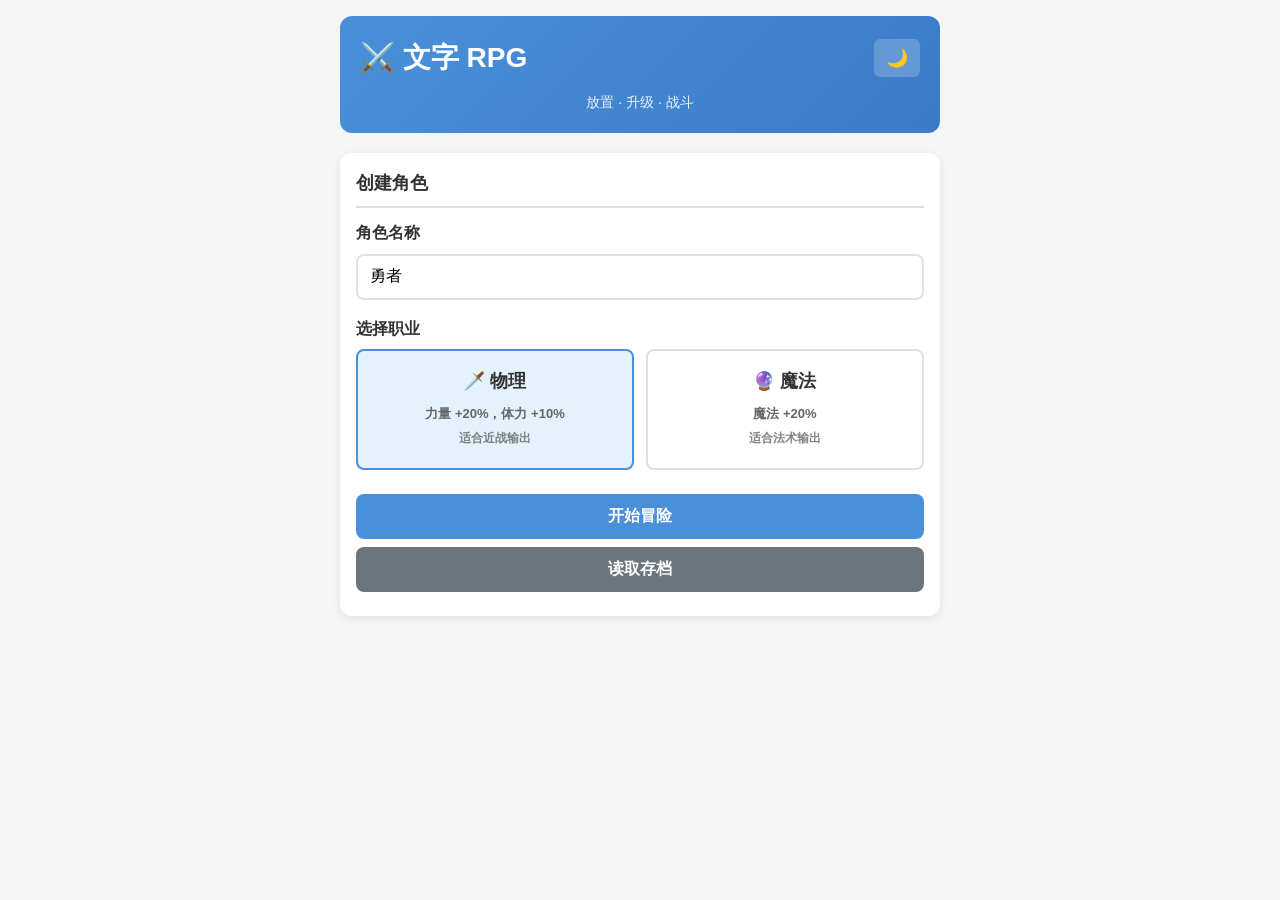
<file: index.html>
<!DOCTYPE html>
<html lang="zh-CN">
<head>
    <meta charset="UTF-8">
    <meta name="viewport" content="width=device-width, initial-scale=1.0">
    <title>文字 RPG - 放置冒险</title>
    <link rel="stylesheet" href="styles.css">
    <script src="game.js?v=2" defer></script>
    <script src="ui.js?v=2" defer></script>
</head>
<body>
    <div class="container">
        <!-- 头部 -->
        <header class="header">
            <div style="display: flex; justify-content: space-between; align-items: center; margin-bottom: 10px;">
                <h1 style="margin: 0;">⚔️ 文字 RPG</h1>
                <button id="btnToggleTheme" onclick="onToggleTheme()" style="background: rgba(255,255,255,0.2); border: none; color: white; padding: 8px 12px; border-radius: 6px; cursor: pointer; font-size: 18px;" title="切换主题">🌙</button>
            </div>
            <p class="subtitle">放置 · 升级 · 战斗</p>
        </header>

        <!-- 新游戏界面（初始显示） -->
        <div id="newGameScreen" class="screen">
            <div class="card">
                <h2>创建角色</h2>
                <div class="form-group">
                    <label>角色名称</label>
                    <input type="text" id="playerName" placeholder="输入你的名字" value="勇者">
                </div>
                <div class="form-group">
                    <label>选择职业</label>
                    <div class="class-selector">
                        <label class="class-option">
                            <input type="radio" name="classType" value="physical" checked>
                            <div class="class-card">
                                <h3>🗡️ 物理</h3>
                                <p>力量 +20%，体力 +10%</p>
                                <p class="hint">适合近战输出</p>
                            </div>
                        </label>
                        <label class="class-option">
                            <input type="radio" name="classType" value="magical">
                            <div class="class-card">
                                <h3>🔮 魔法</h3>
                                <p>魔法 +20%</p>
                                <p class="hint">适合法术输出</p>
                            </div>
                        </label>
                    </div>
                </div>
                <button id="btnNewGame" class="btn btn-primary btn-block" onclick="onNewGame()">开始冒险</button>
                <button id="btnLoadGame" class="btn btn-secondary btn-block" onclick="onLoadGame()">读取存档</button>
            </div>
        </div>

        <!-- 主游戏界面 -->
        <div id="gameScreen" class="screen hidden">
            <!-- 角色信息 -->
            <div class="card character-card">
                <div class="character-header">
                    <h2 id="playerNameDisplay">勇者</h2>
                    <span id="playerClass" class="class-badge">物理</span>
                </div>
                <div class="level-info">
                    <span class="level">Lv.<span id="playerLevel">1</span></span>
                    <div class="exp-bar">
                        <div id="expBar" class="exp-fill" style="width: 0%"></div>
                    </div>
                    <span class="exp-text"><span id="playerExp">0</span> / <span id="playerExpNext">100</span> EXP</span>
                </div>
                <!-- 金币和药品 -->
                <!-- 血量条 -->
                <div style="margin: 12px 0; padding: 8px; background: var(--hp-bg); border-radius: 8px;">
                    <div style="display: flex; justify-content: space-between; margin-bottom: 4px;">
                        <span style="color: var(--danger-color); font-weight: 600;">❤️ 血量</span>
                        <span id="statHpDisplay" style="color: var(--text-color);">100/100</span>
                    </div>
                    <div class="exp-bar" style="background: rgba(220, 53, 69, 0.2);">
                        <div id="hpBar" class="exp-fill" style="width: 100%; background: var(--danger-color);"></div>
                    </div>
                </div>
                <!-- 死亡状态 -->
                <div id="deathStatus" class="hidden" style="margin: 12px 0; padding: 12px; background: rgba(220, 53, 69, 0.3); border-radius: 8px; border: 2px solid var(--danger-color);">
                    <div style="text-align: center;">
                        <span style="font-size: 24px; color: var(--danger-color);">💀 你已死亡</span>
                        <div id="reviveTimer" style="margin-top: 8px; color: var(--text-muted);">复活倒计时: 60秒</div>
                        <button id="btnRevive" class="btn btn-primary" onclick="onRevive()" style="margin-top: 12px;" disabled>🔄 复活</button>
                    </div>
                </div>
                <!-- 金币和药品 -->
                <div class="gold-potions-display">
                    <span class="gold-display">💰 金币: <span id="playerGold">0</span></span>
                    <span class="potions-display">🧪 药品: <span id="playerPotions">小(0) 中(0) 大(0)</span></span>
                </div>
            </div>

            <!-- 属性面板 -->
            <div class="card">
                <div class="card-header">
                    <h3>📊 属性</h3>
                    <button class="card-collapse-btn" onclick="onToggleCard(this)">▼</button>
                </div>
                <div class="card-content">
                <div class="stats-grid">
                    <div class="stat-row">
                        <span class="stat-name">💪 力量</span>
                        <span class="stat-value" id="statStrength">5</span>
                    </div>
                    <div class="stat-row">
                        <span class="stat-name">🔮 魔法</span>
                        <span class="stat-value" id="statMagic">5</span>
                    </div>
                    <div class="stat-row">
                        <span class="stat-name">🏃 体力</span>
                        <span class="stat-value" id="statStamina">10</span>
                    </div>
                    <div class="stat-row">
                        <span class="stat-name">🛡️ 防御</span>
                        <span class="stat-value" id="statDefense">5</span>
                    </div>
                    <div class="stat-row highlight">
                        <span class="stat-name">❤️ 血量</span>
                        <span class="stat-value" id="statHp">100/100</span>
                    </div>
                    <div class="stat-row">
                        <span class="stat-name">💚 回血</span>
                        <span class="stat-value" id="statRegen">1/s</span>
                    </div>
                    <div class="stat-row highlight">
                        <span class="stat-name">⚔️ 攻击</span>
                        <span class="stat-value" id="statAttack">15</span>
                    </div>
                </div>
                
                <!-- 加点区域 -->
                <div class="points-section">
                    <div class="unused-points">
                        可用属性点：<span id="unusedPoints" class="points-count">0</span>
                    </div>
                    <div class="add-points-grid">
                        <button class="btn-add-point" onclick="onAddPointClick('strength')">力量 +</button>
                        <button class="btn-add-point" onclick="onAddPointClick('magic')">魔法 +</button>
                        <button class="btn-add-point" onclick="onAddPointClick('stamina')">体力 +</button>
                        <button class="btn-add-point" onclick="onAddPointClick('defense')">防御 +</button>
                    </div>
                    <div class="add-points-actions hidden" id="addPointsActions">
                        <input type="number" id="addPointsInput" min="1" max="10" value="1">
                        <button id="btnConfirmAdd" class="btn btn-primary" onclick="onConfirmAddPoints()">确认</button>
                        <button id="btnCancelAdd" class="btn btn-secondary" onclick="onCancelAddPoints()">取消</button>
                    </div>
                </div>
                </div>
            </div>

            <!-- 战斗状态 -->
            <div class="card battle-status">
                <div class="card-header">
                    <h3>⚔️ 战斗状态</h3>
                    <button class="card-collapse-btn" onclick="onToggleCard(this)">▼</button>
                </div>
                <div class="card-content">
                <div id="battleInfo" class="battle-info">
                    <div class="cooldown-info">
                        <span>下次战斗冷却：</span>
                        <span id="cooldownTimer" class="cooldown-timer">0s</span>
                    </div>
                    <div class="battle-stats">
                        <span>总战斗：<span id="totalBattles">0</span></span>
                        <span>胜率：<span id="winRate">0%</span></span>
                    </div>
                </div>
                
                <!-- 敌人信息（战斗中显示） -->
                <div id="enemyInfo" class="enemy-info hidden">
                    <h4 id="enemyName">敌人名称</h4>
                    <div class="enemy-stats">
                        <span>Lv.<span id="enemyLevel">1</span></span>
                        <span id="enemyHp">100/100 HP</span>
                    </div>
                    <div class="enemy-hp-bar">
                        <div id="enemyHpBar" class="enemy-hp-fill" style="width: 100%"></div>
                    </div>
                </div>
                
                <!-- 战斗按钮 -->
                <div class="battle-actions">
                    <button id="btnStartBattle" class="btn btn-primary btn-block" onclick="onStartBattle()">🔍 寻找敌人</button>
                    <button id="btnBattleRound" class="btn btn-danger btn-block hidden" onclick="onBattleRound()">⚔️ 攻击</button>
                </div>
                </div>
            </div>

            <!-- 战斗日志 -->
            <div class="card">
                <div class="card-header">
                    <h3>📜 战斗日志</h3>
                    <button class="card-collapse-btn" onclick="onToggleCard(this)">▼</button>
                </div>
                <div class="card-content">
                <div id="battleLog" class="battle-log">
                    <div class="log-entry system">等待开始冒险...</div>
                </div>
                </div>
            </div>

            <!-- 系统操作 -->
            <div class="card">
                <div class="card-header">
                    <h3>⚙️ 系统</h3>
                    <button class="card-collapse-btn" onclick="onToggleCard(this)">▼</button>
                </div>
                <div class="card-content">
                <div class="system-actions">
                    <button id="btnSave" class="btn btn-success" onclick="onSaveGame()">💾 保存进度</button>
                    <button id="btnOpenShop" class="btn btn-warning" onclick="onOpenShop()">🏪 商店</button>
                    <button id="btnUsePotion" class="btn btn-primary" onclick="onOpenPotionPanel()">🧪 使用药品</button>
                    <button id="btnExport" class="btn btn-secondary" onclick="onExportData()">📤 导出数据</button>
                    <button id="btnImport" class="btn btn-secondary" onclick="document.getElementById('importFile').click()">📥 导入数据</button>
                    <button id="btnReset" class="btn btn-danger" onclick="onResetGame()">🔄 重置游戏</button>
                </div>
                
                <!-- 自动刷怪 -->
                <div class="auto-farm-section" style="margin-top: 15px; padding-top: 15px; border-top: 1px solid #3a3a3a;">
                    <h4 style="margin-bottom: 10px; color: #f0ad4e;">🔄 自动刷怪</h4>
                    <div style="display: flex; gap: 10px; align-items: center; flex-wrap: wrap;">
                        <label style="font-size: 14px;">间隔时间（秒）：</label>
                        <input type="number" id="autoFarmInterval" value="10" min="5" max="60" style="width: 70px; padding: 5px; border-radius: 4px; border: 1px solid #444; background: #222; color: #fff;">
                        <button id="btnStartAutoFarm" class="btn btn-warning" onclick="onStartAutoFarm()">▶️ 开始刷怪</button>
                        <button id="btnStopAutoFarm" class="btn btn-danger hidden" onclick="onStopAutoFarm()">⏹️ 停止刷怪</button>
                    </div>
                    <div id="autoFarmStatus" style="margin-top: 8px; font-size: 13px; color: #888;"></div>
                </div>
                
                <!-- 自动战斗开关 -->
                <div class="auto-battle-section" style="margin-top: 15px; padding-top: 15px; border-top: 1px solid #3a3a3a;">
                    <h4 style="margin-bottom: 10px; color: #17a2b8;">⚡ 自动战斗</h4>
                    <div style="display: flex; align-items: center; justify-content: space-between;">
                        <span style="font-size: 14px; color: #aaa;">开启后每次战斗自动打完</span>
                        <label style="position: relative; display: inline-block; width: 50px; height: 26px; cursor: pointer;">
                            <input type="checkbox" id="autoBattleToggle" style="opacity: 0; width: 0; height: 0;">
                            <span id="autoBattleSlider" onclick="onToggleAutoBattle()" style="position: absolute; cursor: pointer; top: 0; left: 0; right: 0; bottom: 0; background-color: #444; transition: .3s; border-radius: 26px;">
                                <span style="position: absolute; content: ''; height: 20px; width: 20px; left: 3px; bottom: 3px; background-color: white; transition: .3s; border-radius: 50%;"></span>
                            </span>
                        </label>
                    </div>
                    <div id="autoBattleStatus" style="margin-top: 8px; font-size: 13px; color: #888;"></div>
                </div>
                
                <div class="save-status" id="saveStatus"></div>
                </div>
            </div>
        </div>

        <!-- 隐藏的文件输入（用于导入） -->
        <input type="file" id="importFile" accept=".json" class="hidden">
        
        <!-- 商店面板 -->
        <div id="shopPanel" class="shop-panel hidden">
            <div class="shop-header">
                <h3>🏪 商店</h3>
                <button class="shop-close-btn" onclick="onCloseShop()">✕</button>
            </div>
            <div class="shop-item">
                <div class="shop-item-info">
                    <div class="shop-item-name">🧪 小血瓶</div>
                    <div class="shop-item-desc">恢复 30% 血量</div>
                </div>
                <span class="shop-item-price">💰 20</span>
                <button class="shop-buy-btn" onclick="onBuyPotion('small')">购买</button>
            </div>
            <div class="shop-item">
                <div class="shop-item-info">
                    <div class="shop-item-name">🧪 中血瓶</div>
                    <div class="shop-item-desc">恢复 50% 血量</div>
                </div>
                <span class="shop-item-price">💰 50</span>
                <button class="shop-buy-btn" onclick="onBuyPotion('medium')">购买</button>
            </div>
            <div class="shop-item">
                <div class="shop-item-info">
                    <div class="shop-item-name">🧪 大血瓶</div>
                    <div class="shop-item-desc">恢复 80% 血量</div>
                </div>
                <span class="shop-item-price">💰 100</span>
                <button class="shop-buy-btn" onclick="onBuyPotion('large')">购买</button>
            </div>
            <div class="shop-footer">
                当前金币：<span class="shop-gold" id="shopGoldDisplay">0</span>
            </div>
        </div>
        
        <!-- 药品使用面板 -->
        <div id="potionPanel" class="potion-panel hidden">
            <div class="potion-header">
                <h3>🧪 使用药品</h3>
                <button class="shop-close-btn" onclick="onClosePotionPanel()">✕</button>
            </div>
            <div class="potion-item">
                <div class="potion-item-info">
                    <span class="potion-item-name">🧪 小血瓶</span>
                    <span class="potion-count">(恢复 30%)</span>
                </div>
                <span>持有: <span id="potionSmallCount">0</span></span>
                <button class="potion-use-btn" onclick="onUsePotion('small')">使用</button>
            </div>
            <div class="potion-item">
                <div class="potion-item-info">
                    <span class="potion-item-name">🧪 中血瓶</span>
                    <span class="potion-count">(恢复 50%)</span>
                </div>
                <span>持有: <span id="potionMediumCount">0</span></span>
                <button class="potion-use-btn" onclick="onUsePotion('medium')">使用</button>
            </div>
            <div class="potion-item">
                <div class="potion-item-info">
                    <span class="potion-item-name">🧪 大血瓶</span>
                    <span class="potion-count">(恢复 80%)</span>
                </div>
                <span>持有: <span id="potionLargeCount">0</span></span>
                <button class="potion-use-btn" onclick="onUsePotion('large')">使用</button>
            </div>
        </div>
    </div>
</body>
</html>
</file>
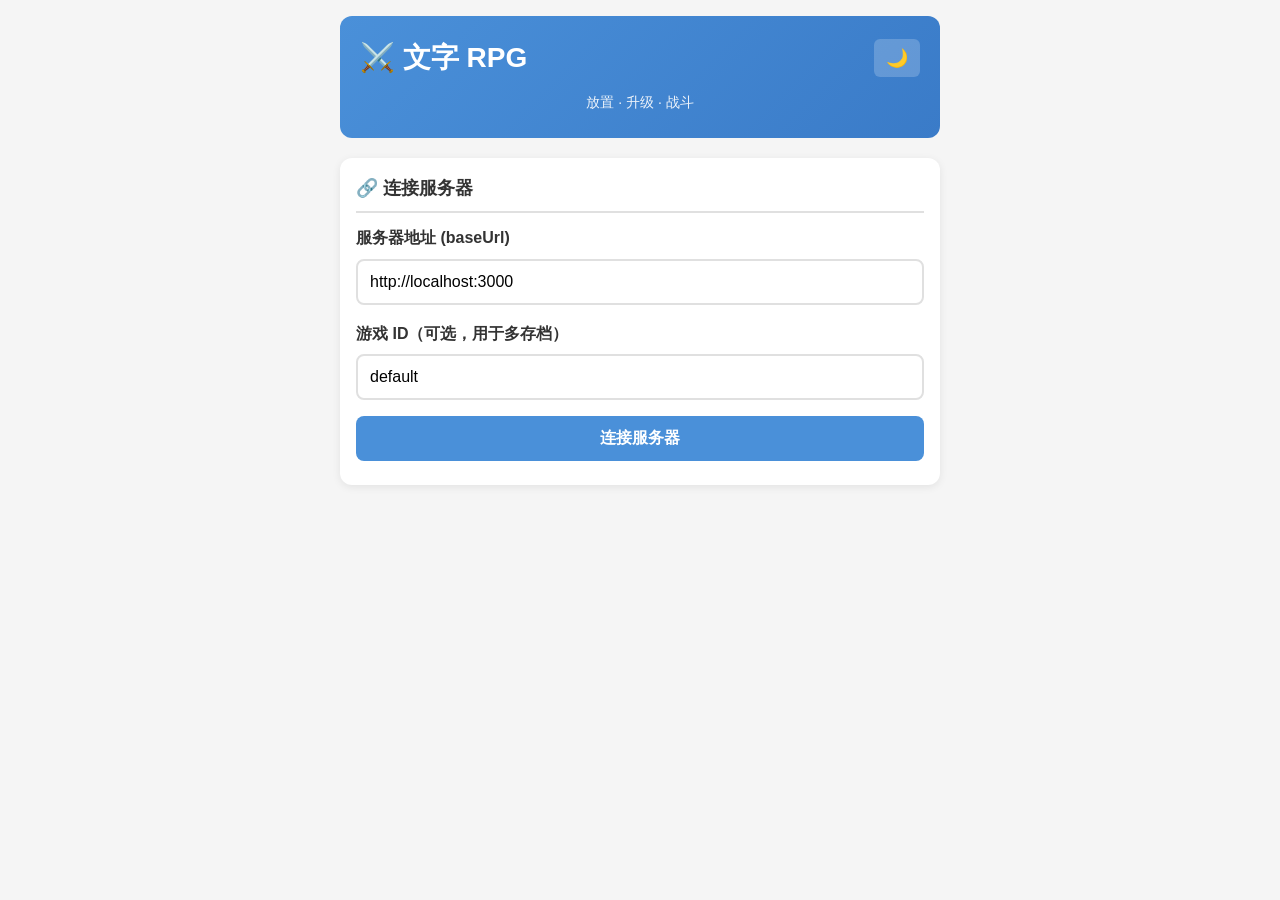
<file: frontend/index.html>
<!DOCTYPE html>
<html lang="zh-CN">
<head>
    <meta charset="UTF-8">
    <meta name="viewport" content="width=device-width, initial-scale=1.0">
    <title>文字 RPG - 放置冒险</title>
    <link rel="stylesheet" href="styles.css">
</head>
<body>
    <div class="container">
        <!-- 头部 -->
        <header class="header">
            <div style="display: flex; justify-content: space-between; align-items: center; margin-bottom: 10px;">
                <h1 style="margin: 0;">⚔️ 文字 RPG</h1>
                <button id="btnToggleTheme" onclick="onToggleTheme()" style="background: rgba(255,255,255,0.2); border: none; color: white; padding: 8px 12px; border-radius: 6px; cursor: pointer; font-size: 18px;" title="切换主题">🌙</button>
            </div>
            <p class="subtitle">放置 · 升级 · 战斗</p>
            <div id="connectionStatus" style="font-size: 12px; margin-top: 5px; opacity: 0.8;"></div>
        </header>

        <!-- 连接配置界面 -->
        <div id="connectScreen" class="screen">
            <div class="card">
                <h2>🔗 连接服务器</h2>
                <div class="form-group">
                    <label>服务器地址 (baseUrl)</label>
                    <input type="text" id="baseUrlInput" placeholder="http://localhost:3000" value="http://localhost:3000">
                </div>
                <div class="form-group">
                    <label>游戏 ID（可选，用于多存档）</label>
                    <input type="text" id="gameIdInput" placeholder="default" value="default">
                </div>
                <button id="btnConnect" class="btn btn-primary btn-block" onclick="onConnect()">连接服务器</button>
                <div id="connectError" class="error-message hidden"></div>
            </div>
        </div>

        <!-- 新游戏界面 -->
        <div id="newGameScreen" class="screen hidden">
            <div class="card">
                <h2>创建角色</h2>
                <div class="form-group">
                    <label>角色名称</label>
                    <input type="text" id="playerName" placeholder="输入你的名字" value="勇者">
                </div>
                <div class="form-group">
                    <label>选择职业</label>
                    <div class="class-selector">
                        <label class="class-option">
                            <input type="radio" name="classType" value="physical" checked>
                            <div class="class-card">
                                <h3>🗡️ 物理</h3>
                                <p>力量 +20%，体力 +10%</p>
                                <p class="hint">适合近战输出</p>
                            </div>
                        </label>
                        <label class="class-option">
                            <input type="radio" name="classType" value="magical">
                            <div class="class-card">
                                <h3>🔮 魔法</h3>
                                <p>魔法 +20%</p>
                                <p class="hint">适合法术输出</p>
                            </div>
                        </label>
                    </div>
                </div>
                <button id="btnNewGame" class="btn btn-primary btn-block" onclick="onNewGame()">开始冒险</button>
                <button id="btnLoadGame" class="btn btn-secondary btn-block" onclick="onLoadGame()">读取存档</button>
                <button id="btnBackToConnect" class="btn btn-secondary btn-block" onclick="onBackToConnect()">返回连接</button>
            </div>
        </div>

        <!-- 主游戏界面 -->
        <div id="gameScreen" class="screen hidden">
            <!-- 角色信息 -->
            <div class="card character-card">
                <div class="character-header">
                    <h2 id="playerNameDisplay">勇者</h2>
                    <span id="playerClass" class="class-badge">物理</span>
                </div>
                <div class="level-info">
                    <span class="level">Lv.<span id="playerLevel">1</span></span>
                    <div class="exp-bar">
                        <div id="expBar" class="exp-fill" style="width: 0%"></div>
                    </div>
                    <span class="exp-text"><span id="playerExp">0</span> / <span id="playerExpNext">100</span> EXP</span>
                </div>
                <!-- 血量条 -->
                <div style="margin: 12px 0; padding: 8px; background: var(--hp-bg); border-radius: 8px;">
                    <div style="display: flex; justify-content: space-between; margin-bottom: 4px;">
                        <span style="color: var(--danger-color); font-weight: 600;">❤️ 血量</span>
                        <span id="statHpDisplay" style="color: var(--text-color);">100/100</span>
                    </div>
                    <div class="exp-bar" style="background: rgba(220, 53, 69, 0.2);">
                        <div id="hpBar" class="exp-fill" style="width: 100%; background: var(--danger-color);"></div>
                    </div>
                </div>
                <!-- 死亡状态 -->
                <div id="deathStatus" class="hidden" style="margin: 12px 0; padding: 12px; background: rgba(220, 53, 69, 0.3); border-radius: 8px; border: 2px solid var(--danger-color);">
                    <div style="text-align: center;">
                        <span style="font-size: 24px; color: var(--danger-color);">💀 你已死亡</span>
                        <div id="reviveTimer" style="margin-top: 8px; color: var(--text-muted);">⏳ 自动复活倒计时: 60秒</div>
                        <button id="btnRevive" class="btn btn-primary hidden" onclick="onRevive()" style="margin-top: 12px;">🔄 立即复活</button>
                    </div>
                </div>
                <!-- 金币和药品 -->
                <div class="gold-potions-display">
                    <span class="gold-display">💰 金币: <span id="playerGold">0</span></span>
                    <span class="potions-display">🧪 药品: <span id="playerPotions">小(0) 中(0) 大(0)</span></span>
                </div>
            </div>

            <!-- 战斗日志 -->
            <div class="card">
                <div class="card-header">
                    <h3>📜 战斗日志</h3>
                    <button class="card-collapse-btn" onclick="onToggleCard(this)">▼</button>
                </div>
                <div class="card-content">
                <div id="battleLog" class="battle-log">
                    <div class="log-entry system">等待开始冒险...</div>
                </div>
                </div>
            </div>

            <!-- 属性面板 -->
            <div class="card">
                <div class="card-header">
                    <h3>📊 属性</h3>
                    <button class="card-collapse-btn" onclick="onToggleCard(this)">▼</button>
                </div>
                <div class="card-content">
                <div class="stats-grid">
                    <div class="stat-row">
                        <span class="stat-name">💪 力量</span>
                        <span class="stat-value" id="statStrength">5</span>
                    </div>
                    <div class="stat-row">
                        <span class="stat-name">🔮 魔法</span>
                        <span class="stat-value" id="statMagic">5</span>
                    </div>
                    <div class="stat-row">
                        <span class="stat-name">🏃 体力</span>
                        <span class="stat-value" id="statStamina">10</span>
                    </div>
                    <div class="stat-row">
                        <span class="stat-name">🛡️ 防御</span>
                        <span class="stat-value" id="statDefense">5</span>
                    </div>
                    <div class="stat-row highlight">
                        <span class="stat-name">❤️ 血量</span>
                        <span class="stat-value" id="statHp">100/100</span>
                    </div>
                    <div class="stat-row">
                        <span class="stat-name">💚 回血</span>
                        <span class="stat-value" id="statRegen">1/s</span>
                    </div>
                    <div class="stat-row highlight">
                        <span class="stat-name">⚔️ 攻击</span>
                        <span class="stat-value" id="statAttack">15</span>
                    </div>
                </div>
                
                <!-- 加点区域 -->
                <div class="points-section">
                    <div class="unused-points">
                        可用属性点：<span id="unusedPoints" class="points-count">0</span>
                    </div>
                    <div class="add-points-grid">
                        <button class="btn-add-point" onclick="onAddPointClick('strength')">力量 +</button>
                        <button class="btn-add-point" onclick="onAddPointClick('magic')">魔法 +</button>
                        <button class="btn-add-point" onclick="onAddPointClick('stamina')">体力 +</button>
                        <button class="btn-add-point" onclick="onAddPointClick('defense')">防御 +</button>
                    </div>
                    <div class="add-points-actions hidden" id="addPointsActions">
                        <input type="number" id="addPointsInput" min="1" max="10" value="1">
                        <button id="btnConfirmAdd" class="btn btn-primary" onclick="onConfirmAddPoints()">确认</button>
                        <button id="btnCancelAdd" class="btn btn-secondary" onclick="onCancelAddPoints()">取消</button>
                    </div>
                </div>
                </div>
            </div>

            <!-- 战斗状态 -->
            <div class="card battle-status">
                <div class="card-header">
                    <h3>⚔️ 战斗状态</h3>
                    <button class="card-collapse-btn" onclick="onToggleCard(this)">▼</button>
                </div>
                <div class="card-content">
                <div id="battleInfo" class="battle-info">
                    <div class="cooldown-info">
                        <span>下次战斗冷却：</span>
                        <span id="cooldownTimer" class="cooldown-timer">0s</span>
                    </div>
                    <div class="battle-stats">
                        <span>总战斗：<span id="totalBattles">0</span></span>
                        <span>胜率：<span id="winRate">0%</span></span>
                    </div>
                </div>
                
                <!-- 敌人信息（战斗中显示） -->
                <div id="enemyInfo" class="enemy-info hidden">
                    <h4 id="enemyName">敌人名称</h4>
                    <div class="enemy-stats">
                        <span>Lv.<span id="enemyLevel">1</span></span>
                        <span id="enemyHp">100/100 HP</span>
                    </div>
                    <div class="enemy-hp-bar">
                        <div id="enemyHpBar" class="enemy-hp-fill" style="width: 100%"></div>
                    </div>
                </div>
                
                <!-- 战斗按钮 -->
                <div class="battle-actions">
                    <button id="btnStartBattle" class="btn btn-primary btn-block" onclick="onStartBattle()">🔍 寻找敌人</button>
                    <button id="btnBattleRound" class="btn btn-danger btn-block hidden" onclick="onBattleRound()">⚔️ 攻击</button>
                </div>
                </div>
            </div>

            <!-- 系统操作 -->
            <div class="card">
                <div class="card-header">
                    <h3>⚙️ 系统</h3>
                    <button class="card-collapse-btn" onclick="onToggleCard(this)">▼</button>
                </div>
                <div class="card-content">
                <div class="system-actions">
                    <button id="btnSave" class="btn btn-success" onclick="onSaveGame()">💾 保存进度</button>
                    <button id="btnOpenShop" class="btn btn-warning" onclick="onOpenShop()">🏪 商店</button>
                    <button id="btnUsePotion" class="btn btn-primary" onclick="onOpenPotionPanel()">🧪 使用药品</button>
                    <button id="btnExport" class="btn btn-secondary" onclick="onExportData()">📤 导出数据</button>
                    <button id="btnImport" class="btn btn-secondary" onclick="document.getElementById('importFile').click()">📥 导入数据</button>
                    <button id="btnReset" class="btn btn-danger" onclick="onResetGame()">🔄 重置游戏</button>
                </div>
                
                <!-- 自动刷怪 -->
                <div class="auto-farm-section" style="margin-top: 15px; padding-top: 15px; border-top: 1px solid #3a3a3a;">
                    <h4 style="margin-bottom: 10px; color: #f0ad4e;">🔄 自动刷怪</h4>
                    <div style="display: flex; gap: 10px; align-items: center; flex-wrap: wrap;">
                        <label style="font-size: 14px;">间隔时间（秒）：</label>
                        <input type="number" id="autoFarmInterval" value="10" min="5" max="60" style="width: 70px; padding: 5px; border-radius: 4px; border: 1px solid #444; background: #222; color: #fff;">
                        <button id="btnStartAutoFarm" class="btn btn-warning" onclick="onStartAutoFarm()">▶️ 开始刷怪</button>
                        <button id="btnStopAutoFarm" class="btn btn-danger hidden" onclick="onStopAutoFarm()">⏹️ 停止刷怪</button>
                    </div>
                    <div id="autoFarmStatus" style="margin-top: 8px; font-size: 13px; color: #888;"></div>
                </div>
                
                <!-- 离线战斗 -->
                <div class="offline-farm-section" style="margin-top: 15px; padding-top: 15px; border-top: 1px solid #3a3a3a;">
                    <h4 style="margin-bottom: 10px; color: #6f42c1;">📴 离线战斗</h4>
                    <p style="font-size: 13px; color: #aaa; margin-bottom: 10px;">关闭页面后继续战斗，适合挂机</p>
                    <div style="display: flex; gap: 10px; align-items: center; flex-wrap: wrap;">
                        <label style="font-size: 14px;">间隔（秒）：</label>
                        <input type="number" id="offlineFarmInterval" value="10" min="5" max="60" style="width: 70px; padding: 5px; border-radius: 4px; border: 1px solid #444; background: #222; color: #fff;">
                        <button id="btnStartOfflineFarm" class="btn" style="background: #6f42c1; color: white;" onclick="onStartOfflineFarm()">📴 开始离线战斗</button>
                        <button id="btnStopOfflineFarm" class="btn btn-danger hidden" onclick="onStopOfflineFarm()">⏹️ 停止离线战斗</button>
                    </div>
                    <div id="offlineFarmStatus" style="margin-top: 8px; font-size: 13px; color: #888;"></div>
                </div>
                
                <!-- 自动战斗开关 -->
                <div class="auto-battle-section" style="margin-top: 15px; padding-top: 15px; border-top: 1px solid #3a3a3a;">
                    <h4 style="margin-bottom: 10px; color: #17a2b8;">⚡ 自动战斗</h4>
                    <div style="display: flex; align-items: center; justify-content: space-between;">
                        <span style="font-size: 14px; color: #aaa;">开启后每次战斗自动打完</span>
                        <label class="toggle-switch">
                            <input type="checkbox" id="autoBattleToggle" onchange="onToggleAutoBattle()">
                            <span class="toggle-slider"></span>
                        </label>
                    </div>
                    <div id="autoBattleStatus" style="margin-top: 8px; font-size: 13px; color: #888;"></div>
                </div>
                
                <div class="save-status" id="saveStatus"></div>
                </div>
            </div>
        </div>

        <!-- 隐藏的文件输入（用于导入） -->
        <input type="file" id="importFile" accept=".json" class="hidden">
        
        <!-- 商店面板 -->
        <div id="shopPanel" class="shop-panel hidden">
            <div class="shop-header">
                <h3>🏪 商店</h3>
                <button class="shop-close-btn" onclick="onCloseShop()">✕</button>
            </div>
            <div class="shop-item">
                <div class="shop-item-info">
                    <div class="shop-item-name">🧪 小血瓶</div>
                    <div class="shop-item-desc">恢复 30% 血量</div>
                </div>
                <span class="shop-item-price">💰 20</span>
                <button class="shop-buy-btn" onclick="onBuyPotion('small')">购买</button>
            </div>
            <div class="shop-item">
                <div class="shop-item-info">
                    <div class="shop-item-name">🧪 中血瓶</div>
                    <div class="shop-item-desc">恢复 50% 血量</div>
                </div>
                <span class="shop-item-price">💰 50</span>
                <button class="shop-buy-btn" onclick="onBuyPotion('medium')">购买</button>
            </div>
            <div class="shop-item">
                <div class="shop-item-info">
                    <div class="shop-item-name">🧪 大血瓶</div>
                    <div class="shop-item-desc">恢复 80% 血量</div>
                </div>
                <span class="shop-item-price">💰 100</span>
                <button class="shop-buy-btn" onclick="onBuyPotion('large')">购买</button>
            </div>
            <div class="shop-footer">
                当前金币：<span class="shop-gold" id="shopGoldDisplay">0</span>
            </div>
        </div>
        
        <!-- 药品使用面板 -->
        <div id="potionPanel" class="potion-panel hidden">
            <div class="potion-header">
                <h3>🧪 使用药品</h3>
                <button class="shop-close-btn" onclick="onClosePotionPanel()">✕</button>
            </div>
            <div class="potion-item">
                <div class="potion-item-info">
                    <span class="potion-item-name">🧪 小血瓶</span>
                    <span class="potion-count">(恢复 30%)</span>
                </div>
                <span>持有: <span id="potionSmallCount">0</span></span>
                <button class="potion-use-btn" onclick="onUsePotion('small')">使用</button>
            </div>
            <div class="potion-item">
                <div class="potion-item-info">
                    <span class="potion-item-name">🧪 中血瓶</span>
                    <span class="potion-count">(恢复 50%)</span>
                </div>
                <span>持有: <span id="potionMediumCount">0</span></span>
                <button class="potion-use-btn" onclick="onUsePotion('medium')">使用</button>
            </div>
            <div class="potion-item">
                <div class="potion-item-info">
                    <span class="potion-item-name">🧪 大血瓶</span>
                    <span class="potion-count">(恢复 80%)</span>
                </div>
                <span>持有: <span id="potionLargeCount">0</span></span>
                <button class="potion-use-btn" onclick="onUsePotion('large')">使用</button>
            </div>
        </div>
    </div>
    
    <script src="api.js"></script>
    <script src="ui.js"></script>
</body>
</html>
</file>
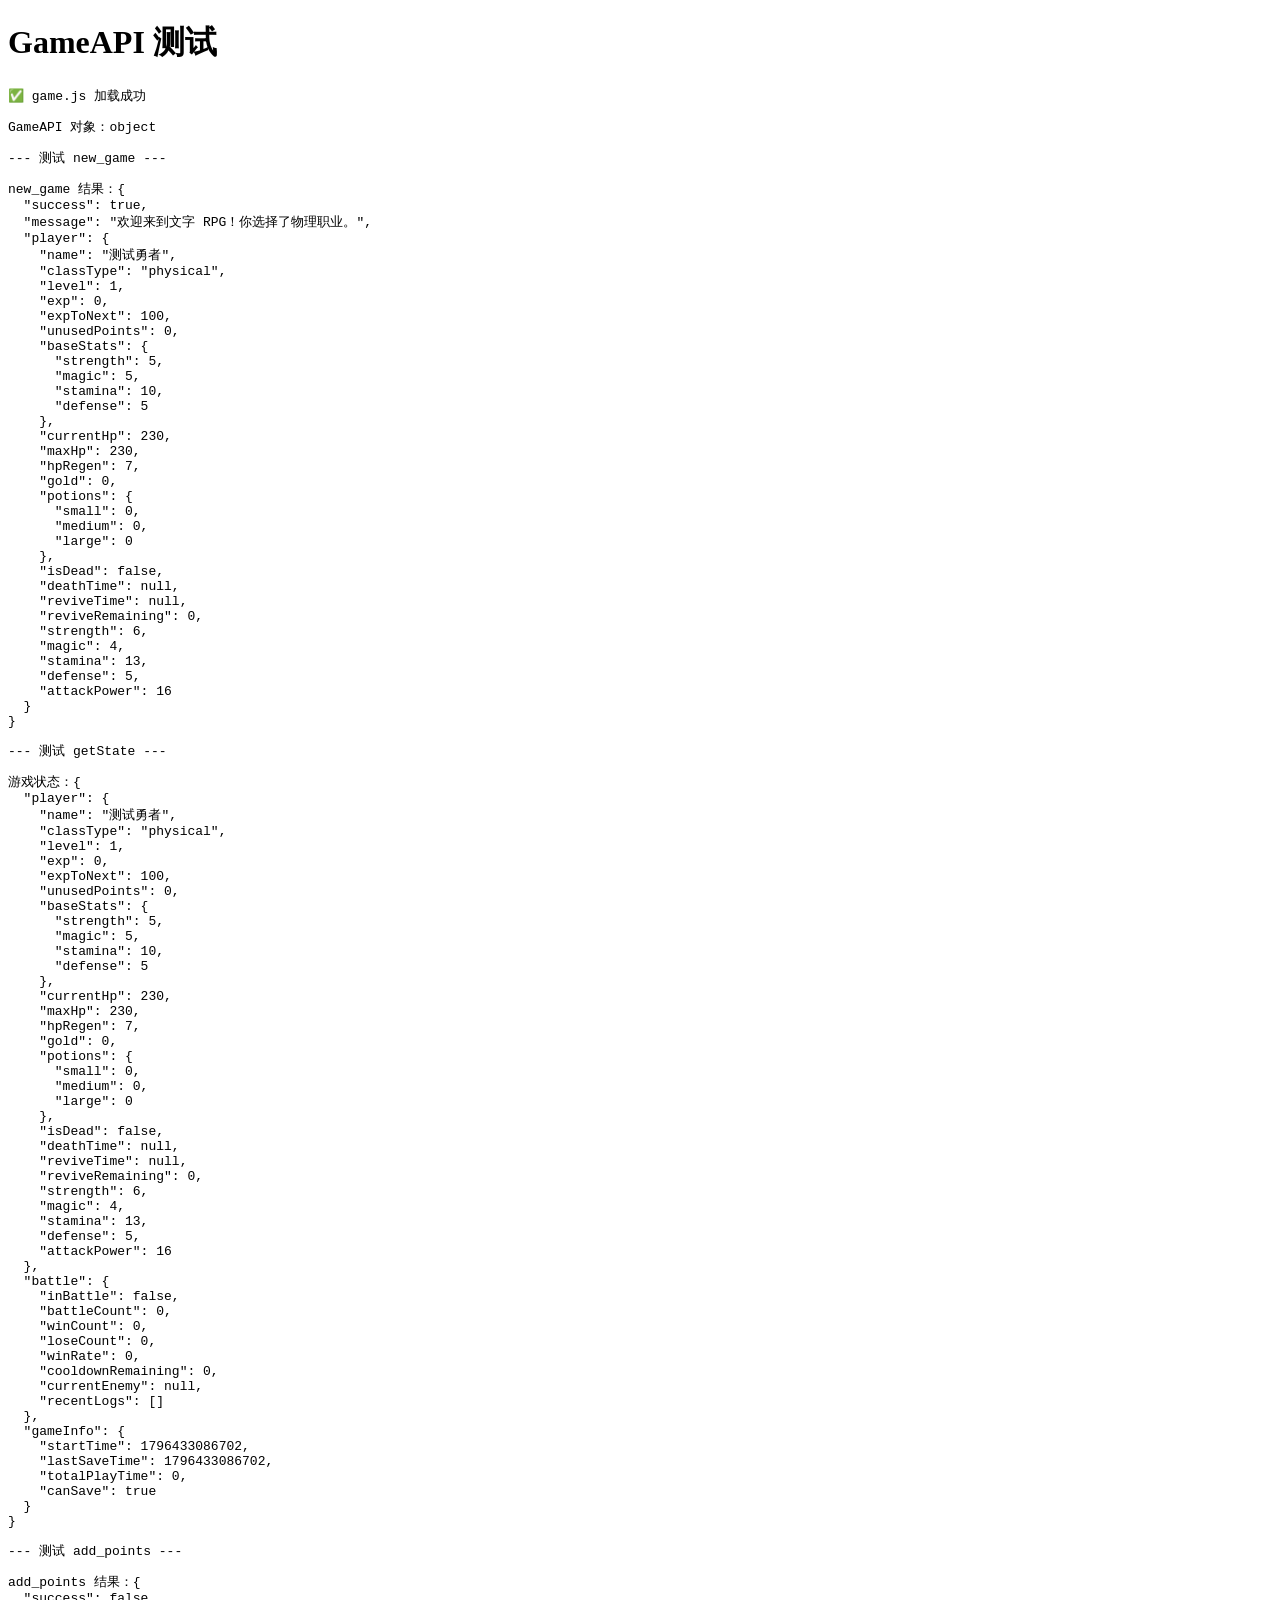
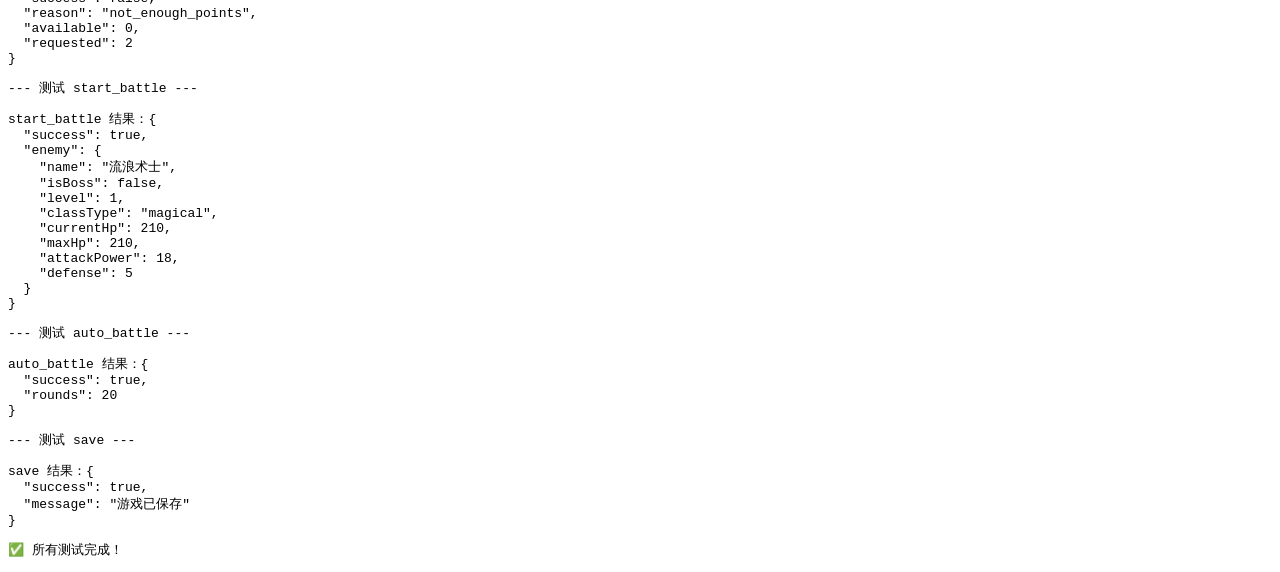
<file: test.html>
<!DOCTYPE html>
<html>
<head>
    <meta charset="UTF-8">
    <title>GameAPI Test</title>
</head>
<body>
    <h1>GameAPI 测试</h1>
    <div id="output"></div>
    
    <script src="game.js"></script>
    <script>
        const output = document.getElementById('output');
        
        function log(msg) {
            output.innerHTML += `<pre>${msg}</pre>`;
            console.log(msg);
        }
        
        try {
            log('✅ game.js 加载成功');
            log('GameAPI 对象：' + (typeof GameAPI));
            
            // 测试新游戏
            log('\n--- 测试 new_game ---');
            const newGameResult = GameAPI.makeDecision('new_game', { name: '测试勇者', classType: 'physical' });
            log('new_game 结果：' + JSON.stringify(newGameResult, null, 2));
            
            // 测试查询状态
            log('\n--- 测试 getState ---');
            const state = GameAPI.getState();
            log('游戏状态：' + JSON.stringify(state, null, 2));
            
            // 测试加点
            log('\n--- 测试 add_points ---');
            const addPointsResult = GameAPI.makeDecision('add_points', { stat: 'strength', points: 2 });
            log('add_points 结果：' + JSON.stringify(addPointsResult, null, 2));
            
            // 测试战斗
            log('\n--- 测试 start_battle ---');
            const battleResult = GameAPI.makeDecision('start_battle');
            log('start_battle 结果：' + JSON.stringify(battleResult, null, 2));
            
            // 测试自动战斗
            if (battleResult.success) {
                log('\n--- 测试 auto_battle ---');
                const autoResult = GameAPI.makeDecision('auto_battle');
                log('auto_battle 结果：' + JSON.stringify(autoResult, null, 2));
            }
            
            // 测试保存
            log('\n--- 测试 save ---');
            const saveResult = GameAPI.makeDecision('save');
            log('save 结果：' + JSON.stringify(saveResult, null, 2));
            
            log('\n✅ 所有测试完成！');
            
        } catch (e) {
            log('❌ 错误：' + e.message);
            log('堆栈：' + e.stack);
        }
    </script>
</body>
</html>
</file>
<file: styles.css>
/* 文字 RPG - 样式表 */
/* 手机优先，简洁风格 */

* {
    margin: 0;
    padding: 0;
    box-sizing: border-box;
}

:root {
    --primary-color: #4a90d9;
    --primary-dark: #3a7bc8;
    --secondary-color: #6c757d;
    --success-color: #28a745;
    --danger-color: #dc3545;
    --warning-color: #ffc107;
    --bg-color: #f5f5f5;
    --card-bg: #ffffff;
    --text-color: #333333;
    --text-muted: #666666;
    --border-color: #e0e0e0;
    --hp-color: #dc3545;
    --hp-bg: #ffebee;
    --exp-color: #4a90d9;
    --exp-bg: #e3f2fd;
}

/* 暗色主题（夜间模式） */
[data-theme="dark"] {
    --bg-color: #1a1a1a;
    --card-bg: #2a2a2a;
    --text-color: #ffffff;
    --text-muted: #aaaaaa;
    --border-color: #444444;
    --hp-bg: #3d1f1f;
    --exp-bg: #1f2d3d;
}

body {
    font-family: -apple-system, BlinkMacSystemFont, "Segoe UI", Roboto, "Helvetica Neue", Arial, sans-serif;
    background-color: var(--bg-color);
    color: var(--text-color);
    line-height: 1.6;
    padding: 16px;
}

.container {
    max-width: 600px;
    margin: 0 auto;
}

/* 头部 */
.header {
    text-align: center;
    margin-bottom: 20px;
    padding: 20px;
    background: linear-gradient(135deg, var(--primary-color), var(--primary-dark));
    border-radius: 12px;
    color: white;
}

.header h1 {
    font-size: 28px;
    margin-bottom: 5px;
}

.subtitle {
    opacity: 0.9;
    font-size: 14px;
}

/* 卡片 */
.card {
    background: var(--card-bg);
    border-radius: 12px;
    padding: 16px;
    margin-bottom: 16px;
    box-shadow: 0 2px 8px rgba(0, 0, 0, 0.08);
}

.card h2, .card h3 {
    margin-bottom: 12px;
    font-size: 18px;
    color: var(--text-color);
    border-bottom: 2px solid var(--border-color);
    padding-bottom: 8px;
}

/* 卡片头部（可折叠） */
.card-header {
    display: flex;
    justify-content: space-between;
    align-items: center;
    border-bottom: 2px solid var(--border-color);
    padding-bottom: 8px;
    margin-bottom: 12px;
}

.card-header h2, .card-header h3 {
    margin: 0;
    border: none;
    padding: 0;
}

.card-collapse-btn {
    background: none;
    border: none;
    font-size: 18px;
    cursor: pointer;
    color: var(--text-muted);
    padding: 4px 8px;
    transition: transform 0.2s;
}

.card-collapse-btn:hover {
    color: var(--primary-color);
}

.card-collapse-btn.collapsed {
    transform: rotate(-90deg);
}

.card-content {
    transition: max-height 0.3s ease, opacity 0.3s ease;
    overflow: hidden;
}

.card-content.collapsed {
    max-height: 0;
    opacity: 0;
    margin-bottom: 0;
}

/* 表单 */
.form-group {
    margin-bottom: 16px;
}

.form-group label {
    display: block;
    margin-bottom: 8px;
    font-weight: 600;
}

input[type="text"],
input[type="number"] {
    width: 100%;
    padding: 12px;
    border: 2px solid var(--border-color);
    border-radius: 8px;
    font-size: 16px;
    transition: border-color 0.2s;
}

input[type="text"]:focus,
input[type="number"]:focus {
    outline: none;
    border-color: var(--primary-color);
}

/* 职业选择 */
.class-selector {
    display: grid;
    grid-template-columns: 1fr 1fr;
    gap: 12px;
}

.class-option {
    cursor: pointer;
}

.class-option input {
    display: none;
}

.class-card {
    border: 2px solid var(--border-color);
    border-radius: 8px;
    padding: 16px;
    text-align: center;
    transition: all 0.2s;
}

.class-option input:checked + .class-card {
    border-color: var(--primary-color);
    background: var(--exp-bg);
}

.class-card h3 {
    font-size: 18px;
    margin-bottom: 8px;
    border: none;
    padding: 0;
}

.class-card p {
    font-size: 13px;
    color: var(--text-muted);
    margin-bottom: 4px;
}

.class-card .hint {
    font-size: 12px;
    color: var(--text-muted);
    opacity: 0.8;
}

/* 按钮 */
.btn {
    display: inline-block;
    padding: 12px 24px;
    border: none;
    border-radius: 8px;
    font-size: 16px;
    font-weight: 600;
    cursor: pointer;
    transition: all 0.2s;
    text-align: center;
}

.btn:active {
    transform: scale(0.98);
}

.btn-primary {
    background: var(--primary-color);
    color: white;
}

.btn-primary:hover {
    background: var(--primary-dark);
}

.btn-secondary {
    background: var(--secondary-color);
    color: white;
}

.btn-secondary:hover {
    background: #5a6268;
}

.btn-success {
    background: var(--success-color);
    color: white;
}

.btn-success:hover {
    background: #218838;
}

.btn-danger {
    background: var(--danger-color);
    color: white;
}

.btn-danger:hover {
    background: #c82333;
}

.btn-warning {
    background: var(--warning-color);
    color: #333;
}

.btn-warning:hover {
    background: #e0a800;
}

.btn-block {
    width: 100%;
    margin-bottom: 8px;
}

/* 角色卡片 */
.character-header {
    display: flex;
    justify-content: space-between;
    align-items: center;
    margin-bottom: 12px;
}

.class-badge {
    background: var(--primary-color);
    color: white;
    padding: 4px 12px;
    border-radius: 20px;
    font-size: 12px;
    font-weight: 600;
}

.level-info {
    text-align: center;
    padding: 12px;
    background: var(--exp-bg);
    border-radius: 8px;
}

.level {
    font-size: 24px;
    font-weight: bold;
    color: var(--primary-color);
}

.exp-bar {
    height: 12px;
    background: rgba(0, 0, 0, 0.1);
    border-radius: 6px;
    margin: 8px 0;
    overflow: hidden;
}

.exp-fill {
    height: 100%;
    background: var(--exp-color);
    transition: width 0.3s ease;
}

.exp-text {
    font-size: 12px;
    color: var(--text-muted);
}

/* 属性网格 */
.stats-grid {
    display: grid;
    grid-template-columns: 1fr 1fr;
    gap: 8px;
    margin-bottom: 16px;
}

.stat-row {
    display: flex;
    justify-content: space-between;
    padding: 8px 12px;
    background: var(--bg-color);
    border-radius: 6px;
}

.stat-row.highlight {
    background: var(--hp-bg);
}

.stat-name {
    font-weight: 500;
}

.stat-value {
    font-weight: 600;
    color: var(--primary-color);
}

/* 加点区域 */
.points-section {
    border-top: 2px solid var(--border-color);
    padding-top: 16px;
}

.unused-points {
    text-align: center;
    font-size: 16px;
    margin-bottom: 12px;
}

.points-count {
    font-size: 24px;
    font-weight: bold;
    color: var(--primary-color);
}

.add-points-grid {
    display: grid;
    grid-template-columns: repeat(4, 1fr);
    gap: 8px;
}

.btn-add-point {
    padding: 10px 8px;
    background: var(--exp-bg);
    border: 2px solid var(--primary-color);
    border-radius: 6px;
    font-size: 14px;
    font-weight: 600;
    color: var(--primary-color);
    cursor: pointer;
    transition: all 0.2s;
}

.btn-add-point:active {
    background: var(--primary-color);
    color: white;
}

.add-points-actions {
    display: flex;
    gap: 8px;
    margin-top: 12px;
    align-items: center;
}

.add-points-actions input {
    width: 80px;
    padding: 8px;
}

.add-points-actions .btn {
    flex: 1;
    padding: 8px;
    font-size: 14px;
}

/* 战斗状态 */
.battle-info {
    margin-bottom: 16px;
    padding: 12px;
    background: var(--bg-color);
    border-radius: 8px;
}

.cooldown-info {
    display: flex;
    justify-content: space-between;
    margin-bottom: 8px;
}

.cooldown-timer {
    font-weight: bold;
    color: var(--warning-color);
}

.battle-stats {
    display: flex;
    justify-content: space-around;
    font-size: 14px;
    color: var(--text-muted);
}

/* 敌人信息 */
.enemy-info {
    margin: 16px 0;
    padding: 16px;
    background: var(--hp-bg);
    border-radius: 8px;
    border: 2px solid var(--danger-color);
}

.enemy-info h4 {
    text-align: center;
    margin-bottom: 8px;
    color: var(--danger-color);
}

.enemy-stats {
    display: flex;
    justify-content: space-between;
    margin-bottom: 8px;
    font-size: 14px;
}

.enemy-hp-bar {
    height: 16px;
    background: rgba(220, 53, 69, 0.2);
    border-radius: 8px;
    overflow: hidden;
}

.enemy-hp-fill {
    height: 100%;
    background: var(--danger-color);
    transition: width 0.3s ease;
}

.battle-actions {
    margin-top: 16px;
}

/* 战斗日志 */
.battle-log {
    max-height: 300px;
    overflow-y: auto;
    background: var(--bg-color);
    border-radius: 8px;
    padding: 12px;
    font-family: monospace;
    font-size: 13px;
}

.log-entry {
    padding: 6px 0;
    border-bottom: 1px solid var(--border-color);
}

.log-entry:last-child {
    border-bottom: none;
}

.log-entry.system {
    color: var(--text-muted);
    font-style: italic;
}

.log-entry.battle {
    color: var(--danger-color);
}

.log-entry.success {
    color: var(--success-color);
    font-weight: 600;
}

.log-entry.exp {
    color: var(--primary-color);
}

/* 系统操作 */
.system-actions {
    display: grid;
    grid-template-columns: repeat(2, 1fr);
    gap: 8px;
}

.system-actions .btn {
    padding: 10px;
    font-size: 14px;
}

.save-status {
    margin-top: 12px;
    padding: 8px;
    border-radius: 6px;
    text-align: center;
    font-size: 14px;
}

.save-status.success {
    background: #d4edda;
    color: #155724;
}

.save-status.error {
    background: #f8d7da;
    color: #721c24;
}

/* 工具类 */
.hidden {
    display: none !important;
}

.screen {
    animation: fadeIn 0.3s ease;
}

@keyframes fadeIn {
    from {
        opacity: 0;
        transform: translateY(10px);
    }
    to {
        opacity: 1;
        transform: translateY(0);
    }
}

/* 金币和药品显示 */
.gold-potions-display {
    display: flex;
    justify-content: space-between;
    padding: 8px 12px;
    background: var(--bg-color);
    border-radius: 6px;
    margin-bottom: 12px;
    font-size: 14px;
}

.gold-display {
    color: #ffc107;
    font-weight: 600;
}

.potions-display {
    color: var(--text-muted);
}

/* 商店面板 */
.shop-panel {
    position: fixed;
    top: 50%;
    left: 50%;
    transform: translate(-50%, -50%);
    background: var(--card-bg);
    border-radius: 12px;
    padding: 20px;
    width: 90%;
    max-width: 400px;
    box-shadow: 0 4px 20px rgba(0, 0, 0, 0.3);
    z-index: 1000;
}

.shop-header {
    display: flex;
    justify-content: space-between;
    align-items: center;
    margin-bottom: 16px;
    border-bottom: 2px solid var(--border-color);
    padding-bottom: 12px;
}

.shop-header h3 {
    margin: 0;
}

.shop-close-btn {
    background: none;
    border: none;
    font-size: 24px;
    cursor: pointer;
    color: var(--text-muted);
}

.shop-item {
    display: flex;
    justify-content: space-between;
    align-items: center;
    padding: 12px;
    background: var(--bg-color);
    border-radius: 8px;
    margin-bottom: 8px;
}

.shop-item-info {
    flex: 1;
}

.shop-item-name {
    font-weight: 600;
    margin-bottom: 4px;
}

.shop-item-desc {
    font-size: 12px;
    color: var(--text-muted);
}

.shop-item-price {
    color: #ffc107;
    font-weight: 600;
    margin-right: 12px;
}

.shop-buy-btn {
    padding: 8px 16px;
    background: var(--primary-color);
    color: white;
    border: none;
    border-radius: 6px;
    cursor: pointer;
    font-size: 14px;
}

.shop-buy-btn:hover {
    background: var(--primary-dark);
}

.shop-buy-btn:disabled {
    background: var(--secondary-color);
    cursor: not-allowed;
}

.shop-footer {
    margin-top: 16px;
    padding-top: 12px;
    border-top: 2px solid var(--border-color);
    text-align: center;
}

.shop-gold {
    color: #ffc107;
    font-size: 18px;
    font-weight: 600;
}

/* 药品使用面板 */
.potion-panel {
    position: fixed;
    top: 50%;
    left: 50%;
    transform: translate(-50%, -50%);
    background: var(--card-bg);
    border-radius: 12px;
    padding: 20px;
    width: 90%;
    max-width: 400px;
    box-shadow: 0 4px 20px rgba(0, 0, 0, 0.3);
    z-index: 1000;
}

.potion-header {
    display: flex;
    justify-content: space-between;
    align-items: center;
    margin-bottom: 16px;
    border-bottom: 2px solid var(--border-color);
    padding-bottom: 12px;
}

.potion-header h3 {
    margin: 0;
}

.potion-item {
    display: flex;
    justify-content: space-between;
    align-items: center;
    padding: 12px;
    background: var(--bg-color);
    border-radius: 8px;
    margin-bottom: 8px;
}

.potion-item-info {
    flex: 1;
}

.potion-item-name {
    font-weight: 600;
}

.potion-count {
    color: var(--text-muted);
    margin-left: 8px;
}

.potion-use-btn {
    padding: 8px 16px;
    background: var(--success-color);
    color: white;
    border: none;
    border-radius: 6px;
    cursor: pointer;
    font-size: 14px;
}

.potion-use-btn:hover {
    background: #218838;
}

.potion-use-btn:disabled {
    background: var(--secondary-color);
    cursor: not-allowed;
}

/* 遮罩层 */
.overlay {
    position: fixed;
    top: 0;
    left: 0;
    right: 0;
    bottom: 0;
    background: rgba(0, 0, 0, 0.5);
    z-index: 999;
}

/* 响应式调整 */
@media (max-width: 400px) {
    .stats-grid {
        grid-template-columns: 1fr;
    }
    
    .class-selector {
        grid-template-columns: 1fr;
    }
    
    .add-points-grid {
        grid-template-columns: repeat(2, 1fr);
    }
    
    .system-actions {
        grid-template-columns: 1fr;
    }
}
</file>
<file: frontend/styles.css>
/* 文字 RPG - 样式表 */
/* 手机优先，简洁风格 */

* {
    margin: 0;
    padding: 0;
    box-sizing: border-box;
}

:root {
    --primary-color: #4a90d9;
    --primary-dark: #3a7bc8;
    --secondary-color: #6c757d;
    --success-color: #28a745;
    --danger-color: #dc3545;
    --warning-color: #ffc107;
    --bg-color: #f5f5f5;
    --card-bg: #ffffff;
    --text-color: #333333;
    --text-muted: #666666;
    --border-color: #e0e0e0;
    --hp-color: #dc3545;
    --hp-bg: #ffebee;
    --exp-color: #4a90d9;
    --exp-bg: #e3f2fd;
}

/* 暗色主题（夜间模式） */
[data-theme="dark"] {
    --bg-color: #1a1a1a;
    --card-bg: #2a2a2a;
    --text-color: #ffffff;
    --text-muted: #aaaaaa;
    --border-color: #444444;
    --hp-bg: #3d1f1f;
    --exp-bg: #1f2d3d;
}

body {
    font-family: -apple-system, BlinkMacSystemFont, "Segoe UI", Roboto, "Helvetica Neue", Arial, sans-serif;
    background-color: var(--bg-color);
    color: var(--text-color);
    line-height: 1.6;
    padding: 16px;
}

.container {
    max-width: 600px;
    margin: 0 auto;
}

/* 头部 */
.header {
    text-align: center;
    margin-bottom: 20px;
    padding: 20px;
    background: linear-gradient(135deg, var(--primary-color), var(--primary-dark));
    border-radius: 12px;
    color: white;
}

.header h1 {
    font-size: 28px;
    margin-bottom: 5px;
}

.subtitle {
    opacity: 0.9;
    font-size: 14px;
}

/* 卡片 */
.card {
    background: var(--card-bg);
    border-radius: 12px;
    padding: 16px;
    margin-bottom: 16px;
    box-shadow: 0 2px 8px rgba(0, 0, 0, 0.08);
}

.card h2, .card h3 {
    margin-bottom: 12px;
    font-size: 18px;
    color: var(--text-color);
    border-bottom: 2px solid var(--border-color);
    padding-bottom: 8px;
}

/* 卡片头部（可折叠） */
.card-header {
    display: flex;
    justify-content: space-between;
    align-items: center;
    border-bottom: 2px solid var(--border-color);
    padding-bottom: 8px;
    margin-bottom: 12px;
}

.card-header h2, .card-header h3 {
    margin: 0;
    border: none;
    padding: 0;
}

.card-collapse-btn {
    background: none;
    border: none;
    font-size: 18px;
    cursor: pointer;
    color: var(--text-muted);
    padding: 4px 8px;
    transition: transform 0.2s;
}

.card-collapse-btn:hover {
    color: var(--primary-color);
}

.card-collapse-btn.collapsed {
    transform: rotate(-90deg);
}

.card-content {
    transition: max-height 0.3s ease, opacity 0.3s ease;
    overflow: hidden;
}

.card-content.collapsed {
    max-height: 0;
    opacity: 0;
    margin-bottom: 0;
}

/* 表单 */
.form-group {
    margin-bottom: 16px;
}

.form-group label {
    display: block;
    margin-bottom: 8px;
    font-weight: 600;
}

input[type="text"],
input[type="number"] {
    width: 100%;
    padding: 12px;
    border: 2px solid var(--border-color);
    border-radius: 8px;
    font-size: 16px;
    transition: border-color 0.2s;
}

input[type="text"]:focus,
input[type="number"]:focus {
    outline: none;
    border-color: var(--primary-color);
}

/* 职业选择 */
.class-selector {
    display: grid;
    grid-template-columns: 1fr 1fr;
    gap: 12px;
}

.class-option {
    cursor: pointer;
}

.class-option input {
    display: none;
}

.class-card {
    border: 2px solid var(--border-color);
    border-radius: 8px;
    padding: 16px;
    text-align: center;
    transition: all 0.2s;
}

.class-option input:checked + .class-card {
    border-color: var(--primary-color);
    background: var(--exp-bg);
}

.class-card h3 {
    font-size: 18px;
    margin-bottom: 8px;
    border: none;
    padding: 0;
}

.class-card p {
    font-size: 13px;
    color: var(--text-muted);
    margin-bottom: 4px;
}

.class-card .hint {
    font-size: 12px;
    color: var(--text-muted);
    opacity: 0.8;
}

/* 按钮 */
.btn {
    display: inline-block;
    padding: 12px 24px;
    border: none;
    border-radius: 8px;
    font-size: 16px;
    font-weight: 600;
    cursor: pointer;
    transition: all 0.2s;
    text-align: center;
}

.btn:active {
    transform: scale(0.98);
}

.btn-primary {
    background: var(--primary-color);
    color: white;
}

.btn-primary:hover {
    background: var(--primary-dark);
}

.btn-secondary {
    background: var(--secondary-color);
    color: white;
}

.btn-secondary:hover {
    background: #5a6268;
}

.btn-success {
    background: var(--success-color);
    color: white;
}

.btn-success:hover {
    background: #218838;
}

.btn-danger {
    background: var(--danger-color);
    color: white;
}

.btn-danger:hover {
    background: #c82333;
}

.btn-warning {
    background: var(--warning-color);
    color: #333;
}

.btn-warning:hover {
    background: #e0a800;
}

.btn-block {
    width: 100%;
    margin-bottom: 8px;
}

/* 角色卡片 */
.character-header {
    display: flex;
    justify-content: space-between;
    align-items: center;
    margin-bottom: 12px;
}

.class-badge {
    background: var(--primary-color);
    color: white;
    padding: 4px 12px;
    border-radius: 20px;
    font-size: 12px;
    font-weight: 600;
}

.level-info {
    text-align: center;
    padding: 12px;
    background: var(--exp-bg);
    border-radius: 8px;
}

.level {
    font-size: 24px;
    font-weight: bold;
    color: var(--primary-color);
}

.exp-bar {
    height: 12px;
    background: rgba(0, 0, 0, 0.1);
    border-radius: 6px;
    margin: 8px 0;
    overflow: hidden;
}

.exp-fill {
    height: 100%;
    background: var(--exp-color);
    transition: width 0.3s ease;
}

.exp-text {
    font-size: 12px;
    color: var(--text-muted);
}

/* 属性网格 */
.stats-grid {
    display: grid;
    grid-template-columns: 1fr 1fr;
    gap: 8px;
    margin-bottom: 16px;
}

.stat-row {
    display: flex;
    justify-content: space-between;
    padding: 8px 12px;
    background: var(--bg-color);
    border-radius: 6px;
}

.stat-row.highlight {
    background: var(--hp-bg);
}

.stat-name {
    font-weight: 500;
}

.stat-value {
    font-weight: 600;
    color: var(--primary-color);
}

/* 加点区域 */
.points-section {
    border-top: 2px solid var(--border-color);
    padding-top: 16px;
}

.unused-points {
    text-align: center;
    font-size: 16px;
    margin-bottom: 12px;
}

.points-count {
    font-size: 24px;
    font-weight: bold;
    color: var(--primary-color);
}

.add-points-grid {
    display: grid;
    grid-template-columns: repeat(4, 1fr);
    gap: 8px;
}

.btn-add-point {
    padding: 10px 8px;
    background: var(--exp-bg);
    border: 2px solid var(--primary-color);
    border-radius: 6px;
    font-size: 14px;
    font-weight: 600;
    color: var(--primary-color);
    cursor: pointer;
    transition: all 0.2s;
}

.btn-add-point:active {
    background: var(--primary-color);
    color: white;
}

.add-points-actions {
    display: flex;
    gap: 8px;
    margin-top: 12px;
    align-items: center;
}

.add-points-actions input {
    width: 80px;
    padding: 8px;
}

.add-points-actions .btn {
    flex: 1;
    padding: 8px;
    font-size: 14px;
}

/* 战斗状态 */
.battle-info {
    margin-bottom: 16px;
    padding: 12px;
    background: var(--bg-color);
    border-radius: 8px;
}

.cooldown-info {
    display: flex;
    justify-content: space-between;
    margin-bottom: 8px;
}

.cooldown-timer {
    font-weight: bold;
    color: var(--warning-color);
}

.battle-stats {
    display: flex;
    justify-content: space-around;
    font-size: 14px;
    color: var(--text-muted);
}

/* 敌人信息 */
.enemy-info {
    margin: 16px 0;
    padding: 16px;
    background: var(--hp-bg);
    border-radius: 8px;
    border: 2px solid var(--danger-color);
}

.enemy-info h4 {
    text-align: center;
    margin-bottom: 8px;
    color: var(--danger-color);
}

.enemy-stats {
    display: flex;
    justify-content: space-between;
    margin-bottom: 8px;
    font-size: 14px;
}

.enemy-hp-bar {
    height: 16px;
    background: rgba(220, 53, 69, 0.2);
    border-radius: 8px;
    overflow: hidden;
}

.enemy-hp-fill {
    height: 100%;
    background: var(--danger-color);
    transition: width 0.3s ease;
}

.battle-actions {
    margin-top: 16px;
}

/* 战斗日志 */
.battle-log {
    max-height: 300px;
    overflow-y: auto;
    background: var(--bg-color);
    border-radius: 8px;
    padding: 12px;
    font-family: monospace;
    font-size: 13px;
}

.log-entry {
    padding: 6px 0;
    border-bottom: 1px solid var(--border-color);
}

.log-entry:last-child {
    border-bottom: none;
}

.log-entry.system {
    color: var(--text-muted);
    font-style: italic;
}

.log-entry.battle {
    color: var(--danger-color);
}

.log-entry.success {
    color: var(--success-color);
    font-weight: 600;
}

.log-entry.exp {
    color: var(--primary-color);
}

/* 系统操作 */
.system-actions {
    display: grid;
    grid-template-columns: repeat(2, 1fr);
    gap: 8px;
}

.system-actions .btn {
    padding: 10px;
    font-size: 14px;
}

.save-status {
    margin-top: 12px;
    padding: 8px;
    border-radius: 6px;
    text-align: center;
    font-size: 14px;
}

.save-status.success {
    background: #d4edda;
    color: #155724;
}

.save-status.error {
    background: #f8d7da;
    color: #721c24;
}

/* 工具类 */
.hidden {
    display: none !important;
}

.screen {
    animation: fadeIn 0.3s ease;
}

@keyframes fadeIn {
    from {
        opacity: 0;
        transform: translateY(10px);
    }
    to {
        opacity: 1;
        transform: translateY(0);
    }
}

/* Toggle Switch 开关样式 */
.toggle-switch {
    position: relative;
    display: inline-block;
    width: 50px;
    height: 26px;
}

.toggle-switch input {
    opacity: 0;
    width: 0;
    height: 0;
}

.toggle-slider {
    position: absolute;
    cursor: pointer;
    top: 0;
    left: 0;
    right: 0;
    bottom: 0;
    background-color: #444;
    transition: .3s;
    border-radius: 26px;
}

.toggle-slider:before {
    position: absolute;
    content: "";
    height: 20px;
    width: 20px;
    left: 3px;
    bottom: 3px;
    background-color: white;
    transition: .3s;
    border-radius: 50%;
}

.toggle-switch input:checked + .toggle-slider {
    background-color: #17a2b8;
}

.toggle-switch input:checked + .toggle-slider:before {
    transform: translateX(24px);
}

/* 金币和药品显示 */
.gold-potions-display {
    display: flex;
    justify-content: space-between;
    padding: 8px 12px;
    background: var(--bg-color);
    border-radius: 6px;
    margin-bottom: 12px;
    font-size: 14px;
}

.gold-display {
    color: #ffc107;
    font-weight: 600;
}

.potions-display {
    color: var(--text-muted);
}

/* 商店面板 */
.shop-panel {
    position: fixed;
    top: 50%;
    left: 50%;
    transform: translate(-50%, -50%);
    background: var(--card-bg);
    border-radius: 12px;
    padding: 20px;
    width: 90%;
    max-width: 400px;
    box-shadow: 0 4px 20px rgba(0, 0, 0, 0.3);
    z-index: 1000;
}

.shop-header {
    display: flex;
    justify-content: space-between;
    align-items: center;
    margin-bottom: 16px;
    border-bottom: 2px solid var(--border-color);
    padding-bottom: 12px;
}

.shop-header h3 {
    margin: 0;
}

.shop-close-btn {
    background: none;
    border: none;
    font-size: 24px;
    cursor: pointer;
    color: var(--text-muted);
}

.shop-item {
    display: flex;
    justify-content: space-between;
    align-items: center;
    padding: 12px;
    background: var(--bg-color);
    border-radius: 8px;
    margin-bottom: 8px;
}

.shop-item-info {
    flex: 1;
}

.shop-item-name {
    font-weight: 600;
    margin-bottom: 4px;
}

.shop-item-desc {
    font-size: 12px;
    color: var(--text-muted);
}

.shop-item-price {
    color: #ffc107;
    font-weight: 600;
    margin-right: 12px;
}

.shop-buy-btn {
    padding: 8px 16px;
    background: var(--primary-color);
    color: white;
    border: none;
    border-radius: 6px;
    cursor: pointer;
    font-size: 14px;
}

.shop-buy-btn:hover {
    background: var(--primary-dark);
}

.shop-buy-btn:disabled {
    background: var(--secondary-color);
    cursor: not-allowed;
}

.shop-footer {
    margin-top: 16px;
    padding-top: 12px;
    border-top: 2px solid var(--border-color);
    text-align: center;
}

.shop-gold {
    color: #ffc107;
    font-size: 18px;
    font-weight: 600;
}

/* 药品使用面板 */
.potion-panel {
    position: fixed;
    top: 50%;
    left: 50%;
    transform: translate(-50%, -50%);
    background: var(--card-bg);
    border-radius: 12px;
    padding: 20px;
    width: 90%;
    max-width: 400px;
    box-shadow: 0 4px 20px rgba(0, 0, 0, 0.3);
    z-index: 1000;
}

.potion-header {
    display: flex;
    justify-content: space-between;
    align-items: center;
    margin-bottom: 16px;
    border-bottom: 2px solid var(--border-color);
    padding-bottom: 12px;
}

.potion-header h3 {
    margin: 0;
}

.potion-item {
    display: flex;
    justify-content: space-between;
    align-items: center;
    padding: 12px;
    background: var(--bg-color);
    border-radius: 8px;
    margin-bottom: 8px;
}

.potion-item-info {
    flex: 1;
}

.potion-item-name {
    font-weight: 600;
}

.potion-count {
    color: var(--text-muted);
    margin-left: 8px;
}

.potion-use-btn {
    padding: 8px 16px;
    background: var(--success-color);
    color: white;
    border: none;
    border-radius: 6px;
    cursor: pointer;
    font-size: 14px;
}

.potion-use-btn:hover {
    background: #218838;
}

.potion-use-btn:disabled {
    background: var(--secondary-color);
    cursor: not-allowed;
}

/* 遮罩层 */
.overlay {
    position: fixed;
    top: 0;
    left: 0;
    right: 0;
    bottom: 0;
    background: rgba(0, 0, 0, 0.5);
    z-index: 999;
}

/* 响应式调整 */
@media (max-width: 400px) {
    .stats-grid {
        grid-template-columns: 1fr;
    }
    
    .class-selector {
        grid-template-columns: 1fr;
    }
    
    .add-points-grid {
        grid-template-columns: repeat(2, 1fr);
    }
    
    .system-actions {
        grid-template-columns: 1fr;
    }
}
</file>
